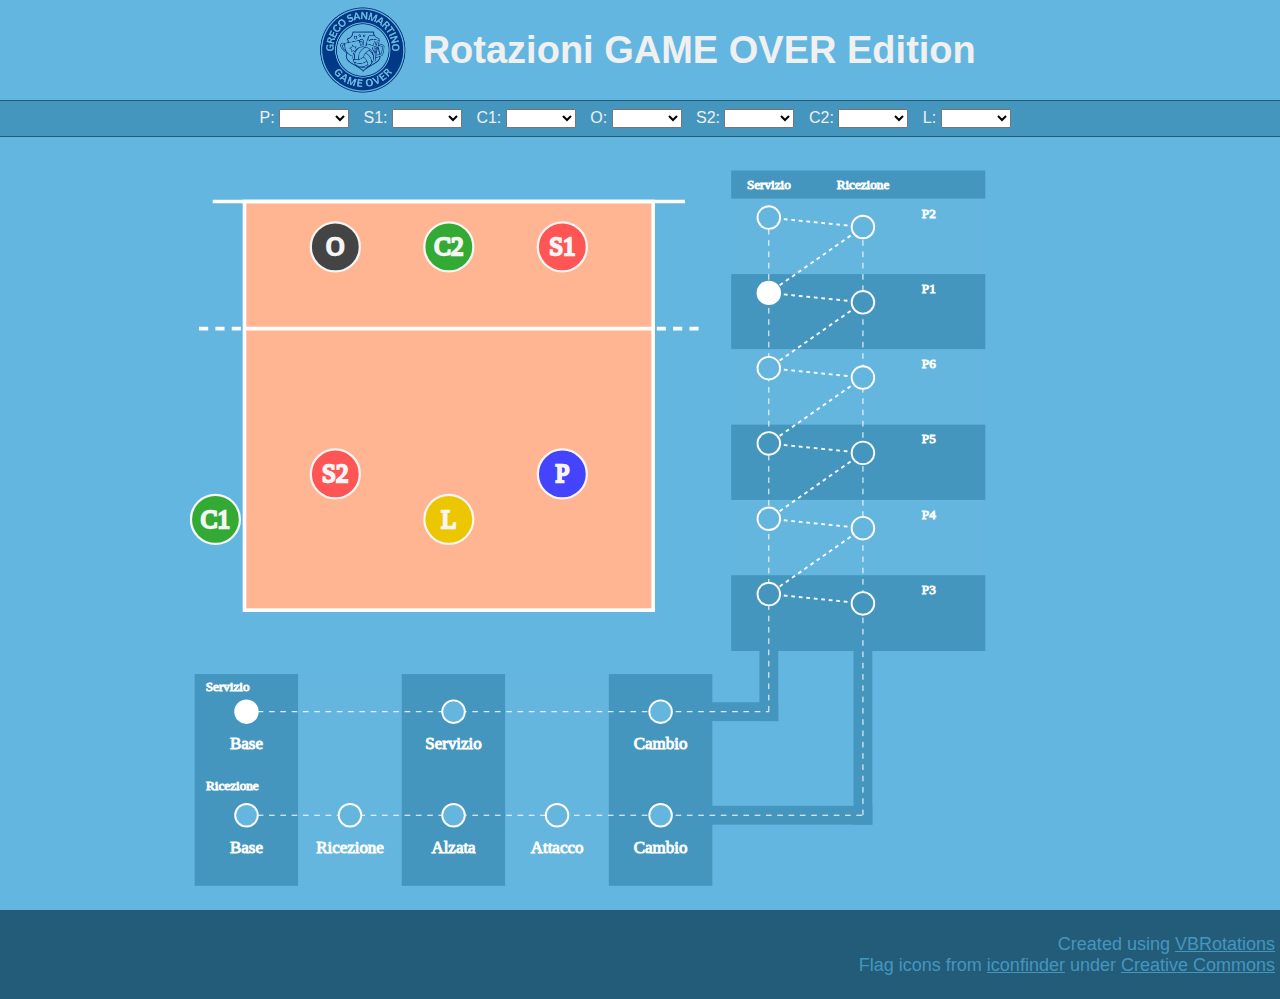
<file: index.html>
<html>
<head>
  <meta http-equiv="Content-Type" content="text/html; charset=utf-8">
  <title>Volleyball 5-1 Rotation system</title>
  <link href="style.css" rel="stylesheet" type="text/css">
  <script src="src/js/snap.svg-min.js"></script>
  <script src="src/js/vbCourts.js"></script>
  <script src="src/js/vbPositionsAndRotations.js"></script>
  <script type="text/javascript">
      let vbTutorialDiv

      function clean(elem) {
          while (elem.firstChild) {
              elem.removeChild(elem.firstChild)
          }
      }

      function createVBTutorial() {
          clean(vbTutorialDiv)

          const vbTutorial = new VBPositionsAndRotation({
              playersImg: {
                  s: getPlayerImage('s'),
                  h1: getPlayerImage('h1'),
                  m1: getPlayerImage('m1'),
                  o: getPlayerImage('o'),
                  h2: getPlayerImage('h2'),
                  m2: getPlayerImage('m2'),
                  l: getPlayerImage('l'),
              },
              playersColour: {
                  s: '44f',
                  h1: 'f55',
                  m1: '3a3',
                  o: '444',
                  h2: `f55`,
                  m2: '3a3',
                  l: '#edc602',
              },
              language: 'it',
              width: 800
          })
          vbTutorialDiv.appendChild(vbTutorial.getSVG())
          vbTutorial.draw()
      }

      function getPlayerImage(role) {
          let value = document.getElementById("players_" + role).value;
          if (value !== "")
              return "img/" + value + ".png"
          else
              return null
      }

      function reRender() {
          vbTutorialDiv = document.getElementById('vbTutorialDiv')
          createVBTutorial()
      }

      function populatePlayers(role) {
          let select = document.getElementById('players_' + role)
          select.innerHTML =
              '<option value="" selected="selected"></option>' +
              // '<option value="andrea">Andrea</option>' +
              '<option value="arianna">Arianna</option>' +
              '<option value="donato">Donato</option>' +
              // '<option value="giovanni">Giovanni</option>' +
              '<option value="katia">Katia</option>' +
              '<option value="luca">Luca</option>' +
              '<option value="mariella">Mariella</option>' +
              // '<option value="miguel">Miguel</option>' +
              // '<option value="reby">Reby</option>'+
              '<option value="ricky">Ricky</option>' +
              '<option value="roberto">Roberto</option>'
              // '<option value="sveva">Sveva</option>'
      }

      window.onload = () => {
          populatePlayers('s')
          populatePlayers('h1')
          populatePlayers('m1')
          populatePlayers('o')
          populatePlayers('h2')
          populatePlayers('m2')
          populatePlayers('l')
          reRender()
      }
  </script>
</head>
<body>

<div class="header">
  <img src="img/logo.png" class="image">
  <span class="text">Rotazioni GAME OVER Edition</span>
</div>

<div id="players">

  <span>P:</span>
  <select id="players_s" onchange="reRender()">
  </select>

  <span>S1:</span>
  <select id="players_h1" onchange="reRender()">
  </select>

  <span>C1:</span>
  <select id="players_m1" onchange="reRender()">
  </select>

  <span>O:</span>
  <select id="players_o" onchange="reRender()">
  </select>

  <span>S2:</span>
  <select id="players_h2" onchange="reRender()">
  </select>

  <span>C2:</span>
  <select id="players_m2" onchange="reRender()">
  </select>

  <span>L:</span>
  <select id="players_l" onchange="reRender()">
  </select>

</div>

<section class="vbrotations">
  <div class="container" id="vbTutorialDiv"></div>
</section>


<section class="notes">
</section>
<footer class="footer">
  <p>Created using <a href="https://github.com/monkeysppp/VBRotations" target="_blank">VBRotations</a><br/>
    Flag icons from <a href="https://www.iconfinder.com/iconsets/195-flat-flag-psd-icons" target="_blank">iconfinder</a>
    under <a href="https://creativecommons.org/licenses/by/3.0/ target=" _blank"">Creative Commons</a></p>
</footer>
</body>
</html>
</file>
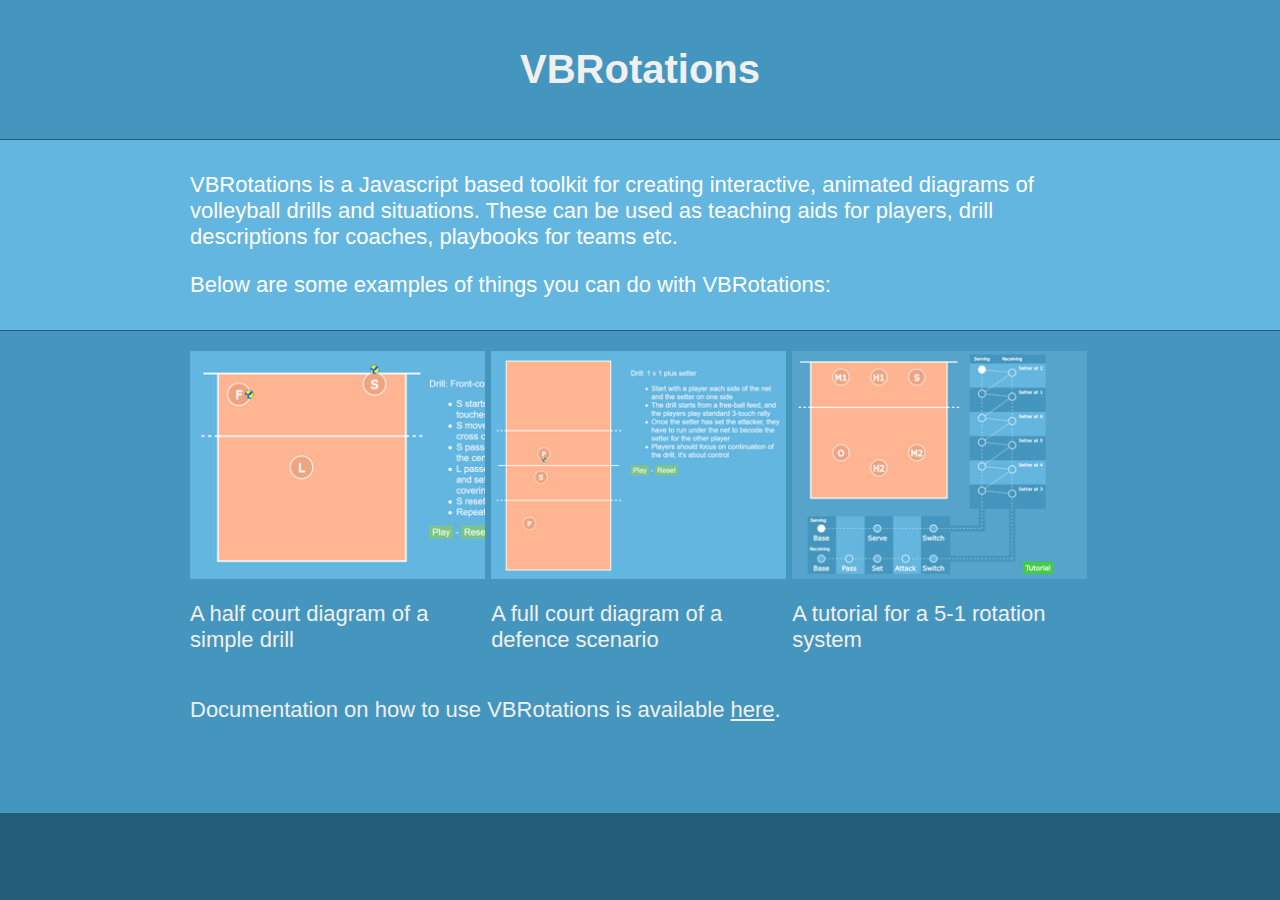
<file: _original/index.html>
<html>
  <head>
    <meta http-equiv="Content-Type" content="text/html; charset=utf-8">
    <title>VBRotations</title>
    <link href="style.css" rel="stylesheet" type="text/css">
  </head>
  <body>
    <header class="site-header">
      <h1>VBRotations</h1>
    </header>
    <section class="vbrotations">
      <div class="container">
        <p>VBRotations is a Javascript based toolkit for creating interactive, animated diagrams of volleyball drills and situations.
        These can be used as teaching aids for players, drill descriptions for coaches, playbooks for teams etc.</p>
        <p>Below are some examples of things you can do with VBRotations:</p>
      </div>
    </section>
    <section class="notes">
      <div class="container">
        <div style="width: 295px; display: inline-block; margin: auto">
          <a href="examples/half-court-drill.html" target="_blank"><img src="img/half-court-drill.png" width="295px"/></a>
          <br />
          <p>A half court diagram of a simple drill</p>
        </div>
        <div style="width: 295px; display: inline-block; margin: auto">
          <a href="examples/full-court-drill.html" target="_blank"><img src="img/full-court-drill.png" width="295px"/></a>
          <br />
          <p>A full court diagram of a defence scenario</p>
        </div>
        <div style="width: 295px; display: inline-block; margin: auto">
          <a href="examples/5-1-rotation-system.html" target="_blank"><img src="img/5-1-rotation-tutorial.png" width="295px"/></a>
          <br />
          <p>A tutorial for a 5-1 rotation system</p>
        </div>
        <p>Documentation on how to use VBRotations is available <a href="https://github.com/monkeysppp/VBRotations">here</a>.</p>
      </div>
      </div>
    </section>
    <footer class="footer">
      <p>&nbsp;</p>
    </footer>
  </body>
</html>
</file>
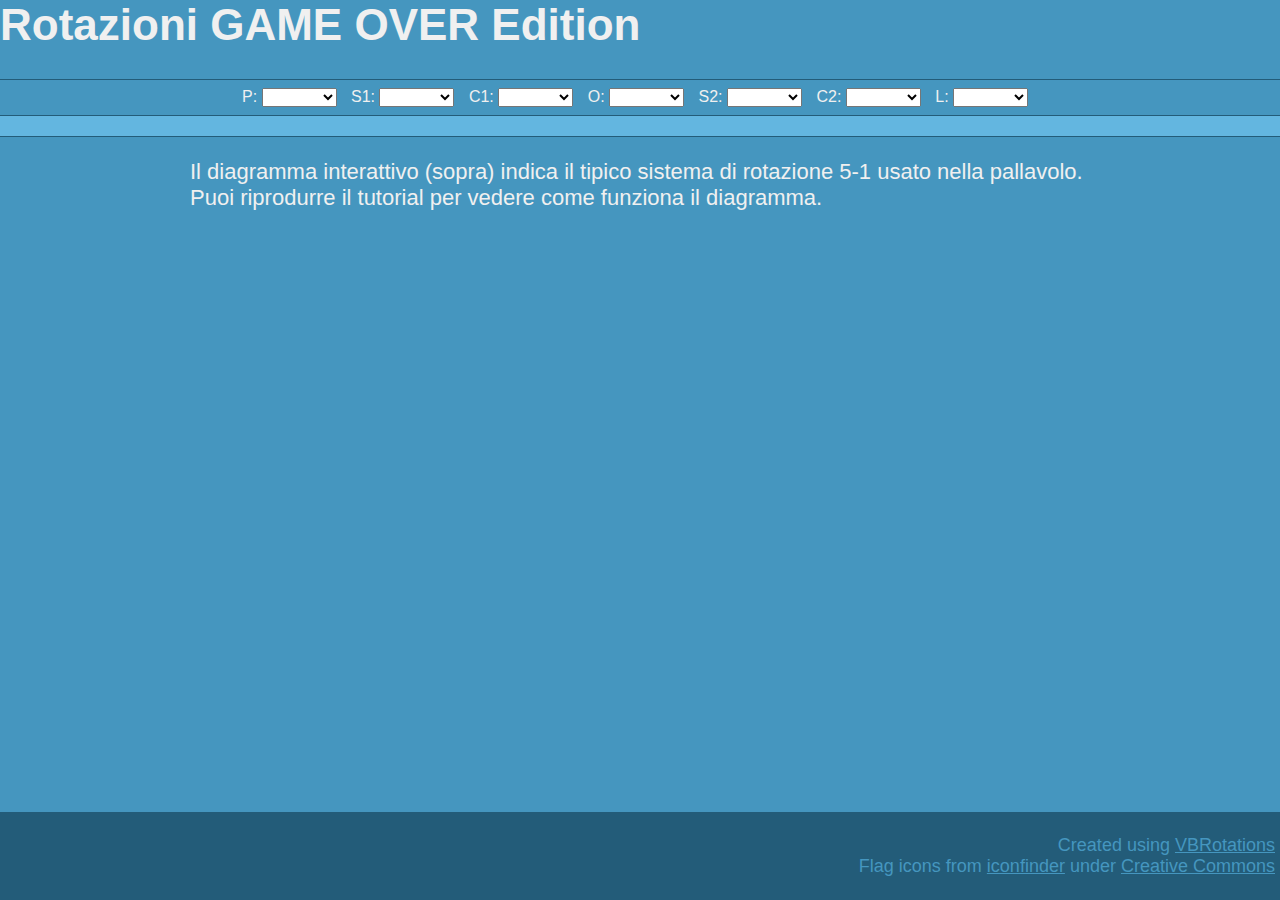
<file: rotazioni-game-over.html>
<html>
<head>
  <meta http-equiv="Content-Type" content="text/html; charset=utf-8">
  <title>Volleyball 5-1 Rotation system</title>
  <link href="style.css" rel="stylesheet" type="text/css">
  <script src="src/js/snap.svg-min.js"></script>
  <script src="src/js/vbCourts.js"></script>
  <script src="src/js/vbPositionsAndRotations.js"></script>
  <script type="text/javascript">
      let vbTutorialDiv

      function clean(elem) {
          while (elem.firstChild) {
              elem.removeChild(elem.firstChild)
          }
      }

      function createVBTutorial() {
          clean(vbTutorialDiv)

          const vbTutorial = new VBPositionsAndRotation({
              playersImg: {
                  s: getPlayerImage('s'),
                  h1: getPlayerImage('h1'),
                  m1: getPlayerImage('m1'),
                  o: getPlayerImage('o'),
                  h2: getPlayerImage('h2'),
                  m2: getPlayerImage('m2'),
                  l: getPlayerImage('l'),

              },
              language: 'it',
              width: 800
          })
          vbTutorialDiv.appendChild(vbTutorial.getSVG())
          vbTutorial.draw()
      }

      function getPlayerImage(role) {
          let value = document.getElementById("players_" + role).value;
          if (value !== "")
              return "img/" + value + ".png"
          else
              return null
      }

      function reRender() {
          vbTutorialDiv = document.getElementById('vbTutorialDiv')
          createVBTutorial()
      }

      function populatePlayers(role) {
          let select = document.getElementById('players_' + role)
          select.innerHTML =
              '<option value="" selected="selected"></option>' +
              '<option value="andrea">Andrea</option>' +
              '<option value="arianna">Arianna</option>' +
              '<option value="donato">Donato</option>' +
              '<option value="giovanni">Giovanni</option>' +
              '<option value="luca">Luca</option>' +
              '<option value="miguel">Miguel</option>' +
              '<option value="reby">Reby</option>'+
              '<option value="ricky">Ricky</option>' +
              '<option value="sveva">Sveva</option>'
      }

      window.onload = () => {
          populatePlayers('s')
          populatePlayers('h1')
          populatePlayers('m1')
          populatePlayers('o')
          populatePlayers('h2')
          populatePlayers('m2')
          populatePlayers('l')
          reRender()
      }
  </script>
</head>
<body>
<header class="site-header">
  <h1 id="titleH">Rotazioni GAME OVER Edition</h1>
</header>

<div id="players">

  <span>P:</span>
  <select id="players_s" onchange="reRender()">
  </select>

  <span>S1:</span>
  <select id="players_h1" onchange="reRender()">
  </select>

  <span>C1:</span>
  <select id="players_m1" onchange="reRender()">
  </select>

  <span>O:</span>
  <select id="players_o" onchange="reRender()">
  </select>

  <span>S2:</span>
  <select id="players_h2" onchange="reRender()">
  </select>

  <span>C2:</span>
  <select id="players_m2" onchange="reRender()">
  </select>

  <span>L:</span>
  <select id="players_l" onchange="reRender()">
  </select>

</div>

<section class="vbrotations">
  <div class="container" id="vbTutorialDiv"></div>
</section>


<section class="notes">
  <div class="container">
    <p id="descriptionP">Il diagramma interattivo (sopra) indica il tipico sistema di rotazione 5-1 usato nella
      pallavolo. Puoi riprodurre il tutorial per vedere come funziona il diagramma.</p>
  </div>
</section>
<footer class="footer">
  <p>Created using <a href="https://github.com/monkeysppp/VBRotations" target="_blank">VBRotations</a><br/>
    Flag icons from <a href="https://www.iconfinder.com/iconsets/195-flat-flag-psd-icons" target="_blank">iconfinder</a>
    under <a href="https://creativecommons.org/licenses/by/3.0/ target=" _blank"">Creative Commons</a></p>
</footer>
</body>
</html>
</file>
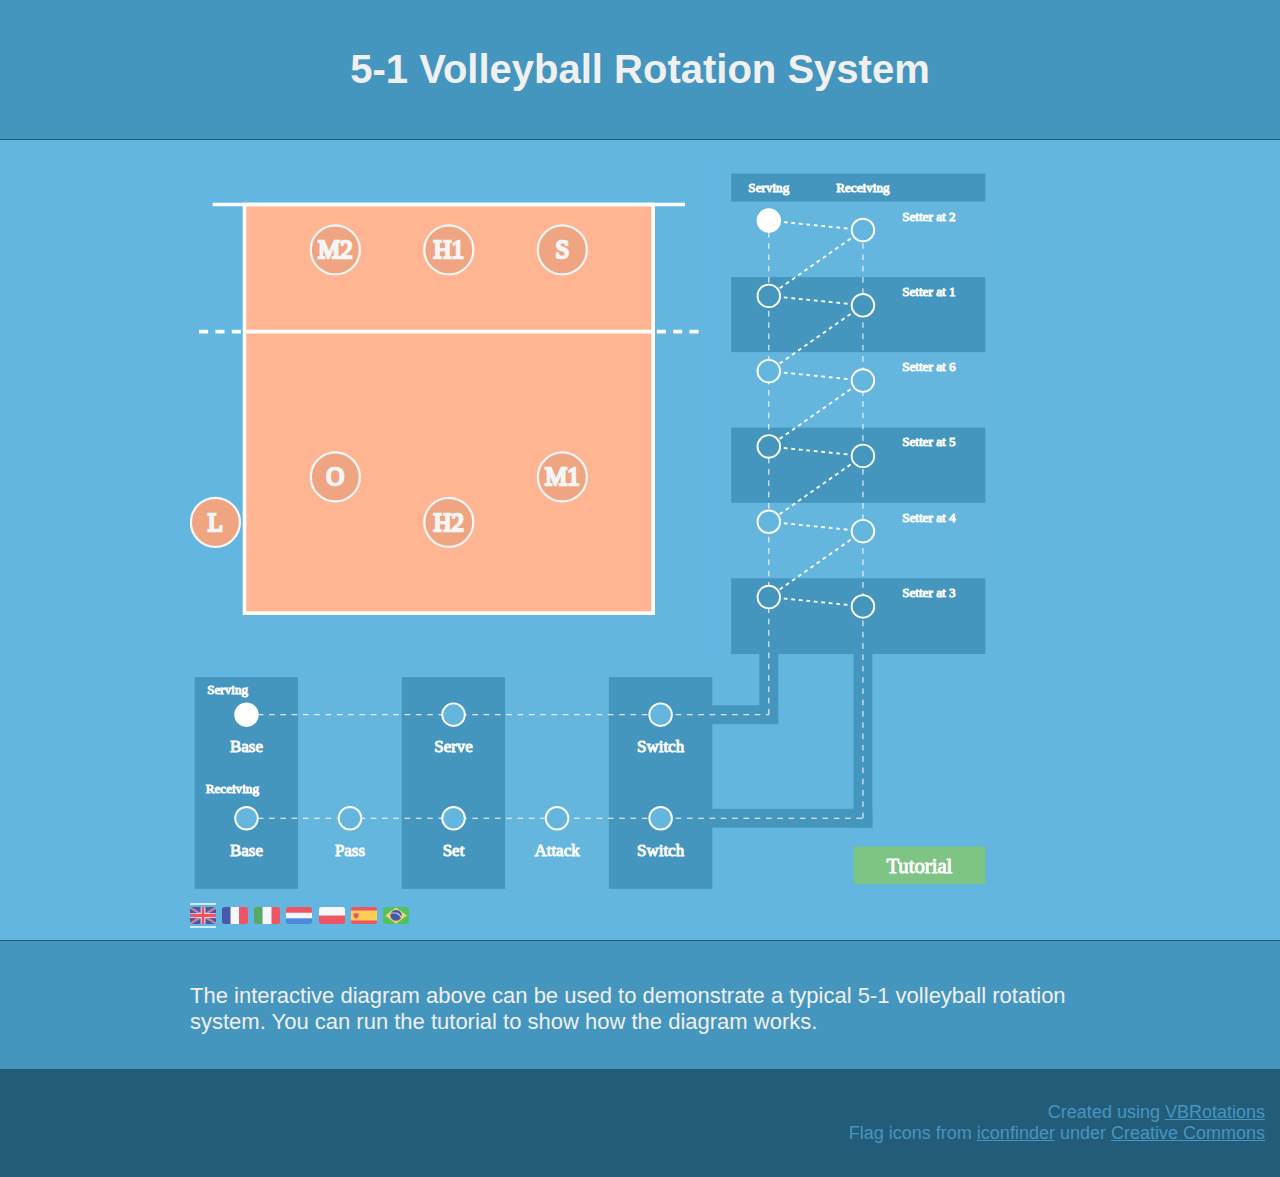
<file: _original/examples/5-1-rotation-system.html>
<html>
  <head>
    <meta http-equiv="Content-Type" content="text/html; charset=utf-8">
    <title>Volleyball 5-1 Rotation system</title>
    <link href="../style.css" rel="stylesheet" type="text/css">
    <script src="../src/js/snap.svg-min.js"></script>
    <script src="../src/js/vbCourts.js"></script>
    <script src="../src/js/vbTutorials.js"></script>
    <script type="text/javascript">
      let vbTutorialDiv
      let langDivs

      function clean (elem) {
        while (elem.firstChild) {
            elem.removeChild(elem.firstChild)
        }
      }

      function createVBTutorial (lang) {
        if (lang === 'en') {
          window.history.replaceState(null, '', '5-1-rotation-system.html')
        } else {
          window.history.replaceState(null, '', '5-1-rotation-system.html?lang=' + lang)
        }
        clean(vbTutorialDiv)
        const vbTutorial = new VBTutorialServeReceieve({
          language: lang,
          width: 800
        })
        vbTutorialDiv.appendChild(vbTutorial.getSVG())
        vbTutorial.draw()
      }

      function pickLang (lang) {
        Object.keys(langDivs).forEach(langKey => {
          langDivs[langKey].style.borderBottom = 'none'
          langDivs[langKey].style.borderTop = 'none'
        })
        langDivs[lang].style.borderBottom = '2px solid #ccedff'
        langDivs[lang].style.borderTop = '2px solid #ccedff'
        createVBTutorial(lang)
        changeLang(lang)
      }

      function changeLang (lang) {
        title = {
          en: '5-1 Volleyball Rotation System',
          fr: '5-1 Volleyball Rotation System',
          it: 'Sistema di Rotazione 5-1 della Pallavolo',
          nl: '5-1 Volleybal Rotatie Systeem',
          pl: 'Systemu Rotacji Siatkówki 5-1',
          es: 'El Sistema de juego 5:1 Voleibol',
          pt_br: 'Sistema 5x1 de rotação no Voleibol'
        }
        desc = {
          en: 'The interactive diagram above can be used to demonstrate a typical 5-1 volleyball rotation system.  You can run the tutorial to show how the diagram works.',
          fr: 'The interactive diagram above can be used to demonstrate a typical 5-1 volleyball rotation system.  You can run the tutorial to show how the diagram works.',
          it: 'Il diagramma interattivo (sopra) indica il tipico sistema di rotazione 5-1 usato nella pallavolo. Puoi riprodurre il tutorial per vedere come funziona il diagramma.',
          nl: 'Het interactieve diagram hierboven kan gebruikt worden om een standaard 5-1 volleybal rotatie systeem te demonstreren. Door loop de instructies om te zien hoe het diagram werkt.',
          pl: 'Powyższy interaktywny diagram może posłużyć do zademonstrowania typowego systemu rotacji siatkówki 5-1. Możesz uruchomić samouczek, aby zobaczyć, jak działa diagram.',
          es: 'Este diagrama interactivo demuestra el sistema de juego 5:1 en voleibol. Utilice el tutorial para saber cómo usar el diagrama.',
          pt_br: 'O diagrama interativo a cima pode ser usado para demonstrar um sistama 5x1 de rotação no Voleibol. Você pode abrir o tutorial para aprender como o diagrama funciona.'
        }
        document.getElementById('descriptionP').innerHTML = desc[lang]
        document.getElementById('titleH').innerHTML = title[lang]
      }

      window.onload = () => {
        vbTutorialDiv = document.getElementById('vbTutorialDiv')
        const queryString = window.location.search
        const urlParams = new URLSearchParams(queryString)
        const lang = urlParams.has('lang') ? urlParams.get('lang') : 'en'
        langDivs = {
          en: document.getElementById('lang-en'),
          fr: document.getElementById('lang-fr'),
          it: document.getElementById('lang-it'),
          nl: document.getElementById('lang-nl'),
          pl: document.getElementById('lang-pl'),
          es: document.getElementById('lang-es'),
          pt_br: document.getElementById('lang-br')
        }
        Object.keys(langDivs).forEach(langKey => {
          langDivs[langKey].style.borderBottom = 'none'
          langDivs[langKey].style.borderTop = 'none'
          langDivs[langKey].style.paddingBottom = '2px'
          langDivs[langKey].style.paddingTop = '2px'
          langDivs[langKey].style.display = 'inline-block'
        })
        pickLang(lang)
      }
    </script>
  </head>
  <body>
    <header class="site-header">
      <h1 id="titleH">5-1 Volleyball Rotation System</h1>
    </header>
    <section class="vbrotations">
      <div class="container" id="vbTutorialDiv"></div>
      <div class="container">
        <div id="lang-en"><img width="26px" src="../img/UK.png" style="cursor: pointer;" title="English" onClick="pickLang('en')"/></div>
        <div id="lang-fr"><img width="26px" src="../img/France.png" style="cursor: pointer;" title="Française - coming soon" onClick="pickLang('fr')"/></div>
        <div id="lang-it"><img width="26px" src="../img/Italy.png" style="cursor: pointer;" title="Italiano" onClick="pickLang('it')"/></div>
        <div id="lang-nl"><img width="26px" src="../img/Netherlands.png" style="cursor: pointer;" title="Dutch - coming soon" onClick="pickLang('nl')"/></div>
        <div id="lang-pl"><img width="26px" src="../img/Poland.png" style="cursor: pointer;" title="Polski - coming soon" onClick="pickLang('pl')"/></div>
        <div id="lang-es"><img width="26px" src="../img/Spain.png" style="cursor: pointer;" title="Español - coming soon" onClick="pickLang('es')"/></div>
        <div id="lang-br"><img width="26px" src="../img/Brazil.png" style="cursor: pointer;" title="Português Brasileiro" onClick="pickLang('pt_br')"/></div>
      </div>
    </section>
    <section class="notes">
      <div class="container">
        <p id="descriptionP">The interactive diagram above can be used to demonstrate a typical 5-1 volleyball rotation system.  You can run the tutorial to show how the diagram works.</p>
      </div>
    </section>
    <footer class="footer">
      <p>Created using <a href="https://github.com/monkeysppp/VBRotations" target="_blank">VBRotations</a><br />
        Flag icons from <a href="https://www.iconfinder.com/iconsets/195-flat-flag-psd-icons" target="_blank">iconfinder</a> under <a href="https://creativecommons.org/licenses/by/3.0/ target="_blank"">Creative Commons</a></p>
    </footer>
  </body>
</html>
</file>
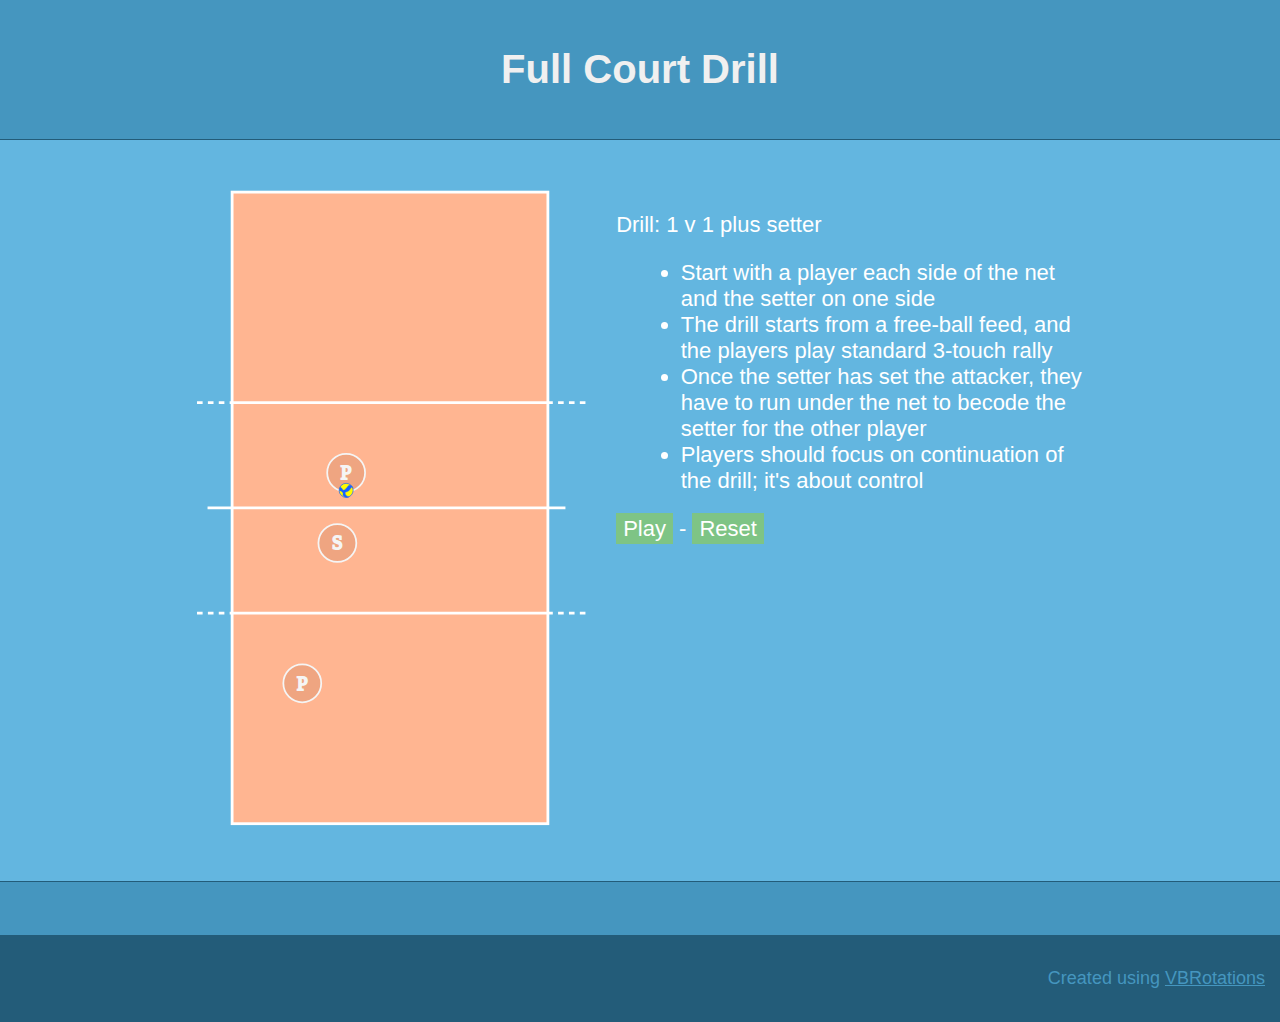
<file: _original/examples/full-court-drill.html>
<html>
  <head>
    <meta http-equiv="Content-Type" content="text/html; charset=utf-8">
    <title>Full Court Drill</title>
    <link href="../style.css" rel="stylesheet" type="text/css">
    <script src="../src/js/snap.svg-min.js"></script>
    <script src="../src/js/vbCourts.js"></script>
    <script type="text/javascript">
      let vbCourtDiv
      let running = false
      let movingPromise = Promise.resolve()
      let stepCount = 0
      const parts = {}
      const steps = [
        async () => {
          // feed
          parts.ball.setPosition(200, 450)
          parts.playerS.setPosition(300, 100)
          parts.player2.setPosition(200, -500)
          await parts.vbCourt.draw(1000)
        },
        async () => {
          // pass
          parts.ball.setPosition(250, 100)
          parts.player1.setPosition(50, 300)
          await parts.vbCourt.draw(750)
        },
        async () => {
          // set
          parts.ball.setPosition(75, 75)
          parts.player1.setPosition(75, 100)
          await parts.vbCourt.draw(750)
        },
        async () => {
          // hit
          parts.ball.setPosition(200, -450)
          parts.player1.setPosition(200, 500)
          parts.playerS.setPosition(100, -100)
          await parts.vbCourt.draw(1000)
        },
        async () => {
          // pass
          parts.ball.setPosition(150, -100)
          parts.player2.setPosition(250, -300)
          await parts.vbCourt.draw(750)
        },
        async () => {
          // set
          parts.ball.setPosition(325, -75)
          parts.player2.setPosition(325, -100)
          await parts.vbCourt.draw(750)
        }
      ]

      function clean (elem) {
        while (elem.firstChild) {
            elem.removeChild(elem.firstChild)
        }
      }

      async function animateDrill () {
        if (running) {
          running = false
          movingPromise.then(() => {
            document.getElementById('drillButton').innerHTML = 'Play'
          })
        } else {
          document.getElementById('drillButton').innerHTML = 'Pause'
          running = true

          while (running) {
            let r
            movingPromise = new Promise((resolve, reject) => {r = resolve})
            await nextStep()
            r()
            if (!running) break
          }
        }
      }

      async function nextStep () {
        console.log (`stepping at ${stepCount}`)
        if (stepCount >= steps.length) {
          stepCount = 0
        }
        return steps[stepCount++]()
      }

      async function reset () {
        running = false
        movingPromise.then(() => {
          parts.player1.setPosition(200, 500)
          parts.player2.setPosition(325, -100)
          parts.playerS.setPosition(300, 100)
          parts.ball.setPosition(325, -50)
          document.getElementById('drillButton').innerHTML = 'Play'
          stepCount = 0
          return parts.vbCourt.draw(0)
        })
      }

      window.onload = () => {
        vbCourtDiv = document.getElementById('vbCourtDiv')
        clean(vbCourtDiv)
        parts.vbCourt = new VBFullCourt({
          width: 400
        })
        vbCourtDiv.appendChild(parts.vbCourt.getSVG())
        parts.ball = parts.vbCourt.addBall(325, -50)
        parts.player1 = parts.vbCourt.addPlayer(200, 500, 'P')
        parts.player2 = parts.vbCourt.addPlayer(325, -100, 'P')
        parts.playerS = parts.vbCourt.addPlayer(300, 100, 'S')
        parts.vbCourt.draw()
      }
    </script>
  </head>
  <body>
    <header class="site-header">
      <h1>Full Court Drill</h1>
    </header>
    <section class="vbrotations">
      <div class="container">
        <div id="vbCourtDiv" style="width: 400px; display: inline-block"></div>
        <div style="margin-left: 20px; margin-top: 40px; max-width: 470px; display: inline-block; vertical-align: top">
          <p>Drill: 1 v 1 plus setter</p>
          <ul>
            <li>Start with a player each side of the net and the setter on one side</li>
            <li>The drill starts from a free-ball feed, and the players play standard 3-touch rally</li>
            <li>Once the setter has set the attacker, they have to run under the net to becode the setter for the other player</li>
            <li>Players should focus on continuation of the drill; it's about control</li>
          </ul>
          <p><span id="drillButton" onclick="animateDrill()" style="cursor: pointer; padding: 3px 7px 3px 7px; background: #7ec485;">Play</span> - <span id="drillButton" onclick="reset()" style="cursor: pointer; padding: 3px 7px 3px 7px; background: #7ec485;">Reset</span></p>
        </div>
      </div>
    </section>
    <section class="notes">
      <div class="container">
      </div>
    </section>
    <footer class="footer">
      <p>Created using <a href="https://github.com/monkeysppp/VBRotations" target="_blank">VBRotations</a><br /></a></p>
    </footer>
  </body>
</html>
</file>
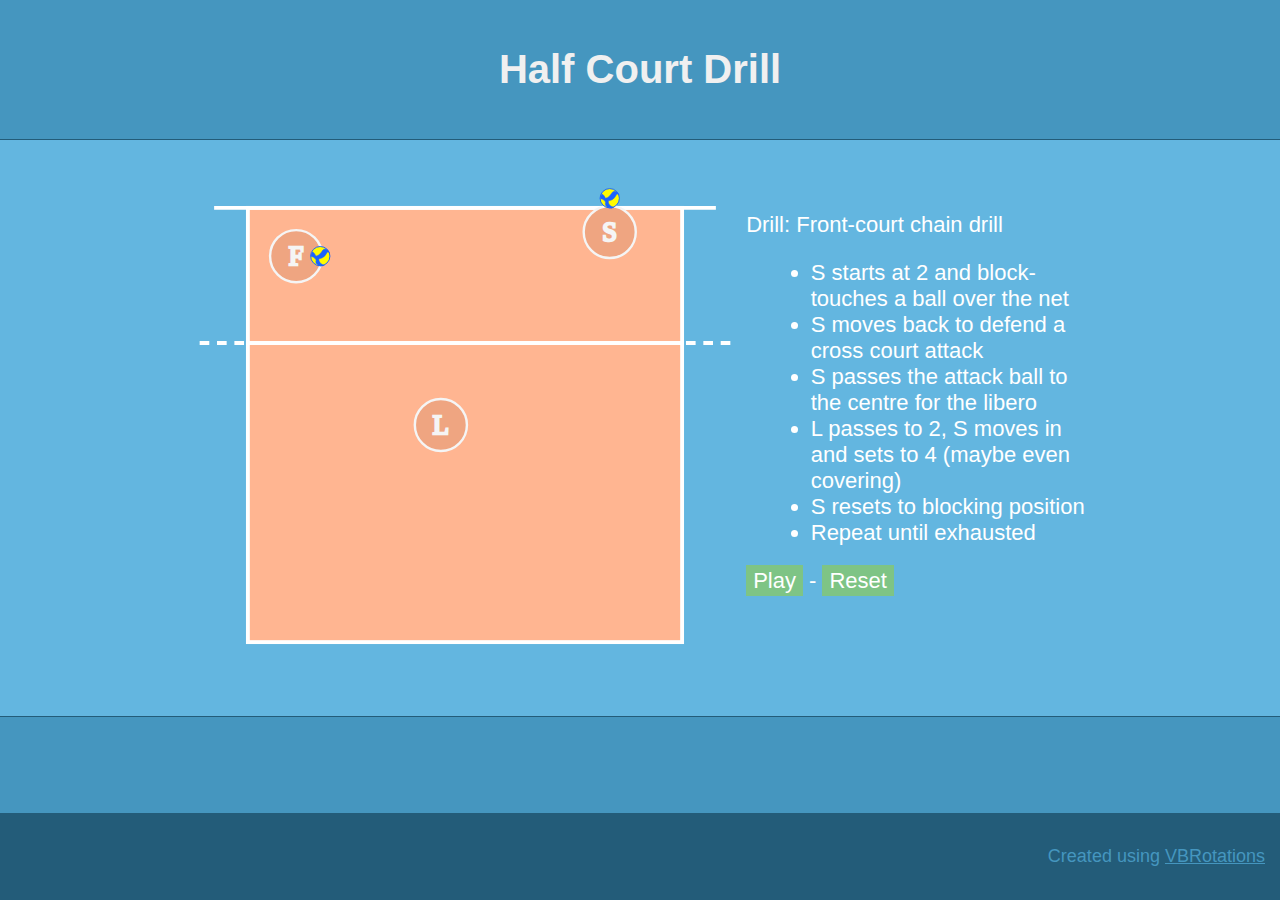
<file: _original/examples/half-court-drill.html>
<html>
  <head>
    <meta http-equiv="Content-Type" content="text/html; charset=utf-8">
    <title>Half Court Drill</title>
    <link href="../style.css" rel="stylesheet" type="text/css">
    <script src="../src/js/snap.svg-min.js"></script>
    <script src="../src/js/vbCourts.js"></script>
    <script type="text/javascript">
      let vbCourtDiv
      let running = false
      let movingPromise = Promise.resolve()
      let stepCount = 0
      const parts = {}
      const steps = [
        async () => {
          // drop
          parts.playerS.setPosition(720, 300)
          await parts.vbCourt.draw(500)
        },
        async () => {
          // attack
          parts.ball.setPosition(680, 290)
          await parts.vbCourt.draw(800)
        },
        async () => {
          // pass
          parts.ball.setPosition(400, 400)
          parts.playerS.setPosition(650, 100)
          await parts.vbCourt.draw(800)
        },
        async () => {
          // transition
          parts.ball.setPosition(620, 100)
          await parts.vbCourt.draw(800)
        },
        async () => {
          // set
          parts.ball.setPosition(150, 100)
          await parts.vbCourt.draw(1000)
        },
        async () => {
          // return
          parts.playerS.setPosition(750, 50)
          await parts.vbCourt.draw(500)
        },
        async () => {
          // block
          parts.playerS.setPosition(750, 50)
          await parts.vbCourt.draw(500)
        }
      ]

      function clean(elem) {
        while (elem.firstChild) {
            elem.removeChild(elem.firstChild)
        }
      }

      async function animateDrill () {
        if (running) {
          running = false
          movingPromise.then(() => {
            document.getElementById('drillButton').innerHTML = 'Play'
          })
        } else {
          document.getElementById('drillButton').innerHTML = 'Pause'
          running = true

          while (running) {
            let r
            movingPromise = new Promise((resolve, reject) => {r = resolve})
            await nextStep()
            r()
            if (!running) break
          }
        }
      }

      async function nextStep () {
        if (stepCount >= steps.length) {
          stepCount = 0
        }
        return steps[stepCount++]()
      }

      async function reset () {
        running = false
        movingPromise.then(() => {
          parts.playerS.setPosition(750, 50)
          parts.ball.setPosition(150, 100)
          document.getElementById('drillButton').innerHTML = 'Play'
          stepCount = 0
          return parts.vbCourt.draw(0)
        })
      }

      window.onload = () => {
        vbCourtDiv = document.getElementById('vbCourtDiv')
        clean(vbCourtDiv)
        parts.vbCourt = new VBHalfCourt({
          width: 550
        })
        vbCourtDiv.appendChild(parts.vbCourt.getSVG())
        parts.ballBlock = parts.vbCourt.addBall(750, -20)
        parts.ball = parts.vbCourt.addBall(150, 100)
        parts.playerF = parts.vbCourt.addPlayer(100, 100, 'F')
        parts.playerL = parts.vbCourt.addPlayer(400, 450, 'L')
        parts.playerS = parts.vbCourt.addPlayer(750, 50, 'S')
        parts.vbCourt.draw()
      }
    </script>
  </head>
  <body>
    <header class="site-header">
      <h1>Half Court Drill</h1>
    </header>
    <section class="vbrotations">
      <div class="container">
        <div id="vbCourtDiv" style="width: 550px; display: inline-block"></div>
        <div style="margin-top: 40px; max-width: 340px; display: inline-block; vertical-align: top">
          <p>Drill: Front-court chain drill</p>
          <ul>
            <li>S starts at 2 and block-touches a ball over the net</li>
            <li>S moves back to defend a cross court attack</li>
            <li>S passes the attack ball to the centre for the libero</li>
            <li>L passes to 2, S moves in and sets to 4 (maybe even covering)</li>
            <li>S resets to blocking position</li>
            <li>Repeat until exhausted</li>
          </ul>
          <p><span id="drillButton" onclick="animateDrill()" style="cursor: pointer; padding: 3px 7px 3px 7px; background: #7ec485;">Play</span> - <span id="drillButton" onclick="reset()" style="cursor: pointer; padding: 3px 7px 3px 7px; background: #7ec485;">Reset</span></p>
        </div>
      </div>
    </section>
    <section class="notes">
      <div class="container">
      </div>
    </section>
    <footer class="footer">
      <p>Created using <a href="https://github.com/monkeysppp/VBRotations" target="_blank">VBRotations</a><br /></a></p>
    </footer>
  </body>
</html>
</file>
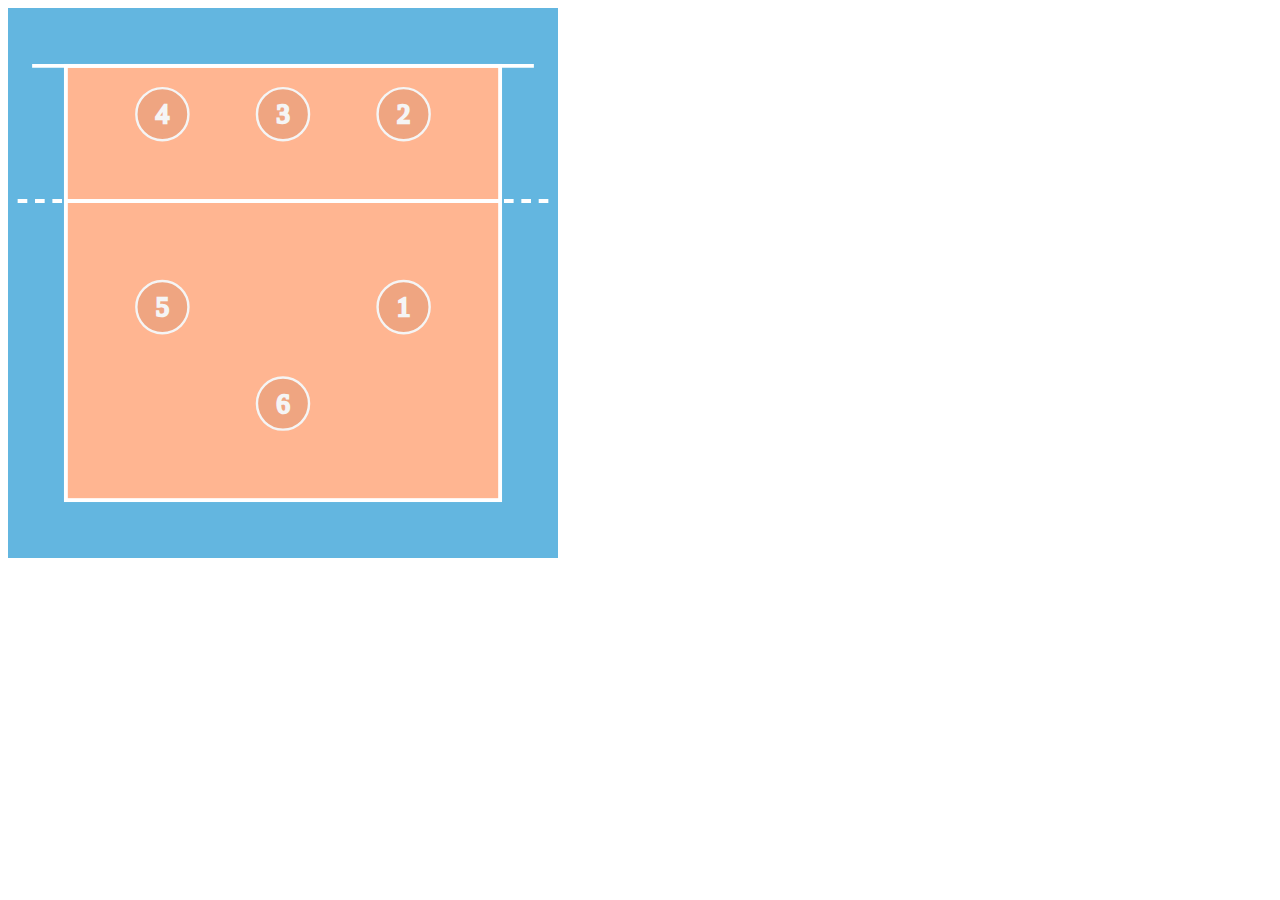
<file: _original/examples/simple-court.html>
<html>
  <head>
    <meta http-equiv="Content-Type" content="text/html; charset=utf-8">
    <title>Volleyball Rotations</title>
    <!-- Pull in the source files -->
    <script src="../src/js/snap.svg-min.js"></script>
    <script src="../src/js/vbCourts.js"></script>
    <script type="text/javascript">
      // Clean up the div element to make sure our SVG will be the only child
      function clean(elem) {
        while (elem.firstChild) {
            elem.removeChild(elem.firstChild)
        }
      }

      window.onload = function () {
        const courtDiv = document.getElementById('court'); // find the div element
        const vbCout = new VBHalfCourt({ // create the VBCourt object
          width: 550
        })
        clean(courtDiv)
        courtDiv.appendChild(vbCout.getSVG()) // get the SVG and attach to our dev element
        const p4 = vbCout.addPlayer(200, 100, '4') // add some players to the court
        const p3 = vbCout.addPlayer(450, 100, '3')
        const p2 = vbCout.addPlayer(700, 100, '2')
        const p5 = vbCout.addPlayer(200, 500, '5')
        const p6 = vbCout.addPlayer(450, 700, '6')
        const p1 = vbCout.addPlayer(700, 500, '1')
        vbCout.draw() // draw the court and the players
      }
    </script>
  </head>
  <body>
    <!-- Create a div element to attach the SVG onto -->
    <div id="court"></div>
  </body>
</html>
</file>
<file: style.css>
html {
  height: 100%;
  background: #eeeeee;
  box-sizing: border-box;
  font-family: Arial, Helvetica, sans-serif;
}

body {
  margin: 0;
  padding: 0;
  position: relative;
  min-height: 100%;
  font-size: 22px;
  background: #4596bf;
  color: #f0f0f0;
}


.header {
  background: #63b6e0;
  display: flex;
  align-items: center;
  justify-content: center;
}

.header  .image {
  height: 120px;
  margin: -10px;
}

.header .text {
  font-size: 38px;
  font-weight: bold;
}

#players select  {
  margin-right: 10px
}

#players {
  background: #4596bf;
  padding: 8px;
  border-top: 1px solid #235c79;
  border-bottom: 1px solid #235c79;
  text-align: center;
  font-size: 16px;
}

section.vbrotations
{
  background: #63b6e0;
  padding-top: 10px;
  padding-bottom: 10px;
  color: #ffffff;
}

section.notes {
  background: #4596bf;
  border-top: 1px solid #235c79;
  padding-bottom: 88px;
  margin-bottom: auto;
}

div.container {
  max-width: 900px;
  margin-left: auto;
  margin-right: auto;
  padding-left: 3px;
  padding-right: 3px;
}

footer.footer {
  background: #235c79;
  color: #4596bf;
  padding: 5px;
  text-align: right;
  font-size: 18px;
  vertical-align: middle;
  position: absolute;
  right: 0;
  bottom: 0;
  left: 0;
}

a:link {
  color: inherit;
}

a:visited {
  color: inherit;
}

a:hover {
  color: inherit;
}

a:active {
  color: inherit;
}

li {
  margin-left: 1.12em;
}
</file>
<file: _original/style.css>
html {
  height: 100%;
  background: #eeeeee;
  box-sizing: border-box;
  font-family: Arial, Helvetica, sans-serif;
}

body {
  margin: 0;
  padding: 0;
  position: relative;
  min-height: 100%;
  font-size: 22px;
  background: #4596bf;
  color: #f0f0f0;
}

.site-header {
  background: #4596bf;
  padding-top: 20px;
  padding-bottom: 20px;
  border-bottom: 1px;
  border-bottom-style: solid;
  border-bottom-color: #235c79;
  text-align: center;
  font-size: 20px;
}

section.vbrotations
{
  background: #63b6e0;
  padding-top: 10px;
  padding-bottom: 10px;
  color: #ffffff;
}

section.notes {
  background: #4596bf;
  border-top: 1px solid #235c79;
  padding-top: 20px;
  padding-bottom: 120px;
  margin-bottom: auto;
}

div.container {
  max-width: 900px;
  margin-left: auto;
  margin-right: auto;
  padding-left: 3px;
  padding-right: 3px;
}

footer.footer {
  background: #235c79;
  color: #4596bf;
  padding: 15px;
  margin-top: 60px;
  text-align: right;
  font-size: 18px;
  vertical-align: middle;
  position: absolute;
  right: 0;
  bottom: 0;
  left: 0;
}

a:link {
  color: inherit;
}

a:visited {
  color: inherit;
}

a:hover {
  color: inherit;
}

a:active {
  color: inherit;
}

li {
  margin-left: 1.12em;
}
</file>
